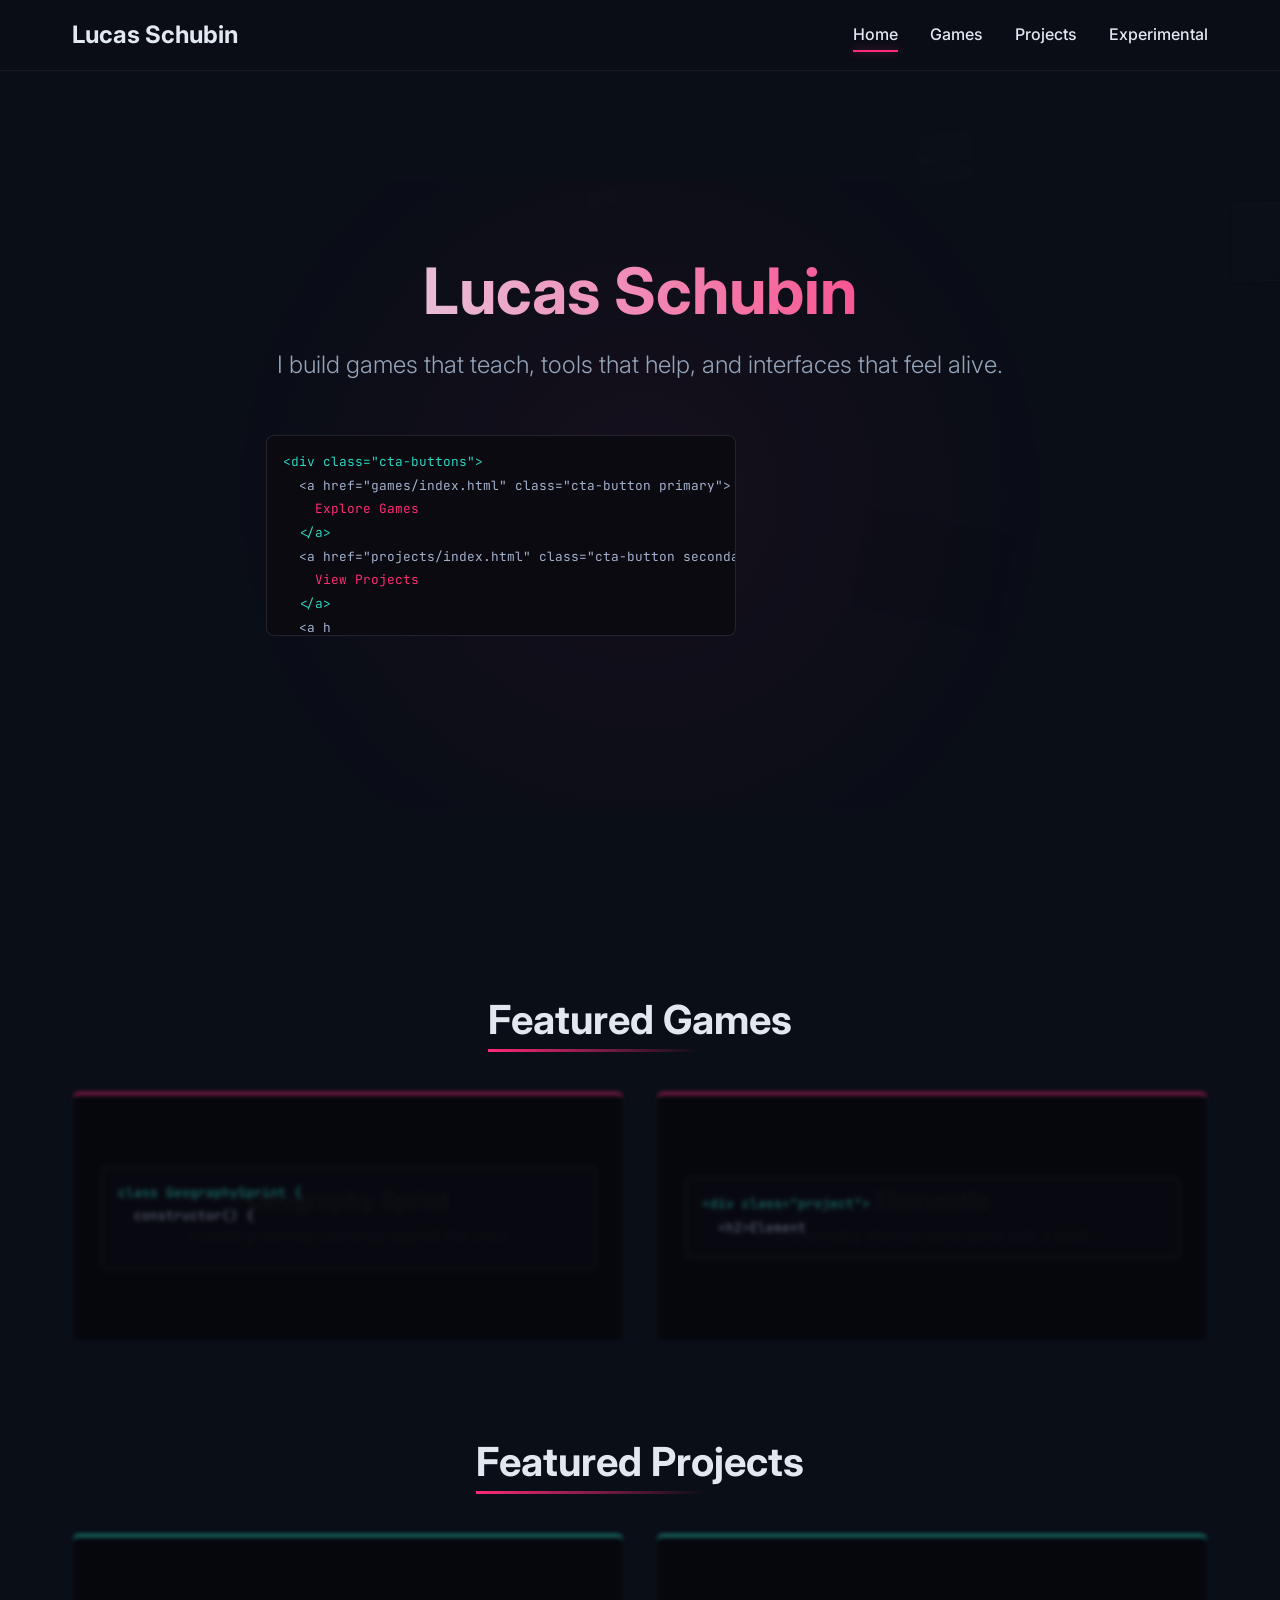
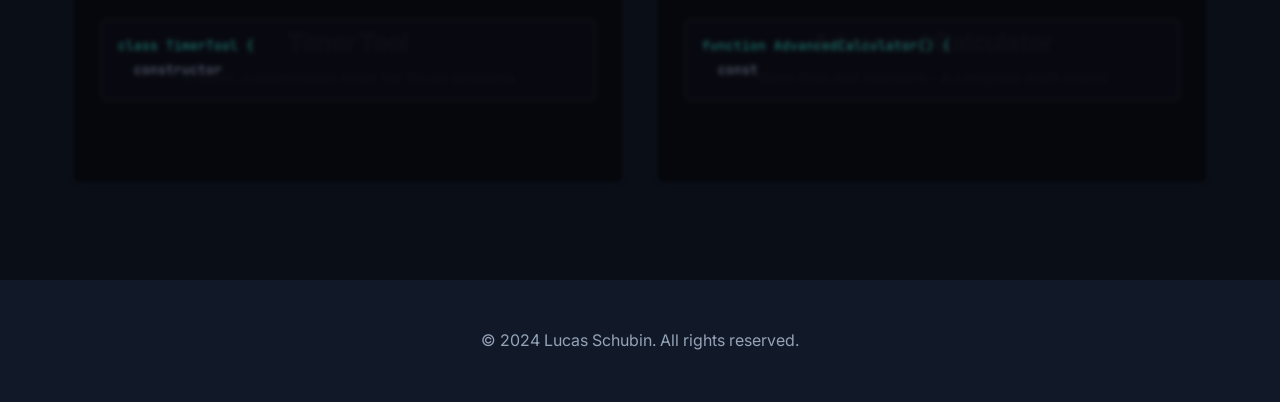
<file: public/index.html>
<!DOCTYPE html>
<html lang="en">
<head>
    <meta charset="UTF-8">
    <meta name="viewport" content="width=device-width, initial-scale=1.0">
    <title>Lucas Schubin | Portfolio</title>
    <link rel="stylesheet" href="style.css">
    <link rel="preconnect" href="https://fonts.googleapis.com">
    <link rel="preconnect" href="https://fonts.gstatic.com" crossorigin>
    <link href="https://fonts.googleapis.com/css2?family=Inter:wght@300;400;600;700&family=JetBrains+Mono:wght@400;700&display=swap" rel="stylesheet">
</head>
<body>
    <header class="nav-container">
        <nav class="main-nav">
            <div class="logo">
                <a href="index.html">Lucas Schubin</a>
            </div>
            <ul class="nav-links">
                <li><a href="index.html" class="active">Home</a></li>
                <li><a href="games/index.html">Games</a></li>
                <li><a href="projects/index.html">Projects</a></li>
                <li><a href="experimental-homepage/index.html" class="experimental-link">Experimental</a></li>
            </ul>
        </nav>
    </header>

    <main>
        <section class="hero-section">
            <div class="hero-content reveal-element">
                <h1>Lucas Schubin</h1>
                <p class="tagline">I build games that teach, tools that help, and interfaces that feel alive.</p>
                <div class="cta-buttons">
                    <a href="games/index.html" class="cta-button primary">Explore Games</a>
                    <a href="projects/index.html" class="cta-button secondary">View Projects</a>
                    <a href="experimental-homepage/index.html" class="cta-button experimental">Try Experimental UI</a>
                </div>
            </div>
        </section>

        <section class="featured-section reveal-element">
            <h2>Featured Games</h2>
            <div class="tiles-container">
                <a href="games/geography/" class="tile game-tile" data-title="Geography Sprint">
                    <div class="tile-content">
                        <h3>Geography Sprint</h3>
                        <p>A country-naming challenge against the clock</p>
                    </div>
                    <div class="code-reveal"></div>
                </a>
                <a href="games/elementle/" class="tile game-tile" data-title="Elementle">
                    <div class="tile-content">
                        <h3>Elementle</h3>
                        <p>A chemistry-themed word game with a twist</p>
                    </div>
                    <div class="code-reveal"></div>
                </a>
            </div>
        </section>

        <section class="featured-section reveal-element">
            <h2>Featured Projects</h2>
            <div class="tiles-container">
                <a href="projects/timer/" class="tile project-tile" data-title="Timer Tool">
                    <div class="tile-content">
                        <h3>Timer Tool</h3>
                        <p>A sleek, customizable timer for focus sessions</p>
                    </div>
                    <div class="code-reveal"></div>
                </a>
                <a href="projects/calculator/" class="tile project-tile" data-title="Advanced Calculator">
                    <div class="tile-content">
                        <h3>Advanced Calculator</h3>
                        <p>More than just numbers - a complete math toolkit</p>
                    </div>
                    <div class="code-reveal"></div>
                </a>
            </div>
        </section>
    </main>

    <footer class="reveal-element">
        <p>&copy; 2024 Lucas Schubin. All rights reserved.</p>
    </footer>

    <script src="scripts.js"></script>
</body>
</html>
</file>
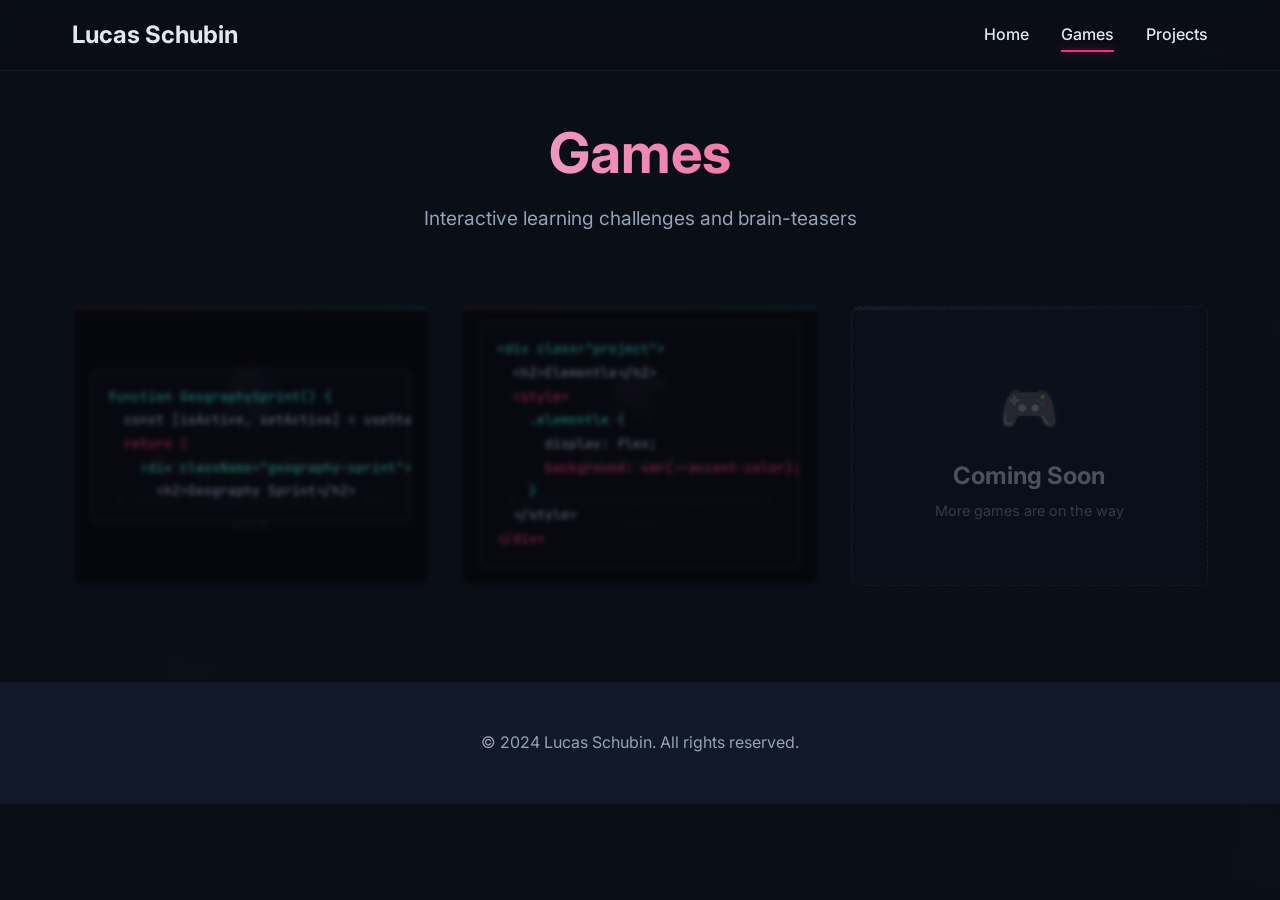
<file: public/games/index.html>
<!DOCTYPE html>
<html lang="en">
<head>
    <meta charset="UTF-8">
    <meta name="viewport" content="width=device-width, initial-scale=1.0">
    <title>Lucas Schubin | Games</title>
    <link rel="stylesheet" href="../style.css">
    <link rel="preconnect" href="https://fonts.googleapis.com">
    <link rel="preconnect" href="https://fonts.gstatic.com" crossorigin>
    <link href="https://fonts.googleapis.com/css2?family=Inter:wght@300;400;600;700&family=JetBrains+Mono:wght@400;700&display=swap" rel="stylesheet">
</head>
<body>
    <header class="nav-container">
        <nav class="main-nav">
            <div class="logo">
                <a href="../index.html">Lucas Schubin</a>
            </div>
            <ul class="nav-links">
                <li><a href="../index.html">Home</a></li>
                <li><a href="index.html" class="active">Games</a></li>
                <li><a href="../projects/index.html">Projects</a></li>
            </ul>
        </nav>
    </header>

    <main>
        <section class="games-gallery-section">
            <div class="section-header reveal-element">
                <h1>Games</h1>
                <p class="section-description">Interactive learning challenges and brain-teasers</p>
            </div>

            <div class="gallery-container reveal-element">
                <div class="gallery-grid">
                    <a href="geography/" class="gallery-item">
                        <div class="gallery-item-content">
                            <div class="gallery-icon">🌎</div>
                            <h3>Geography Sprint</h3>
                            <p>A country-naming challenge against the clock</p>
                        </div>
                    </a>
                    <a href="elementle/" class="gallery-item">
                        <div class="gallery-item-content">
                            <div class="gallery-icon">⚗️</div>
                            <h3>Elementle</h3>
                            <p>A chemistry-themed word game with a twist</p>
                        </div>
                    </a>
                    <!-- Placeholder for future games -->
                    <div class="gallery-item coming-soon">
                        <div class="gallery-item-content">
                            <div class="gallery-icon">🎮</div>
                            <h3>Coming Soon</h3>
                            <p>More games are on the way</p>
                        </div>
                    </div>
                </div>
            </div>
        </section>
    </main>

    <footer class="reveal-element">
        <p>&copy; 2024 Lucas Schubin. All rights reserved.</p>
    </footer>

    <script src="../scripts.js"></script>
</body>
</html>
</file>
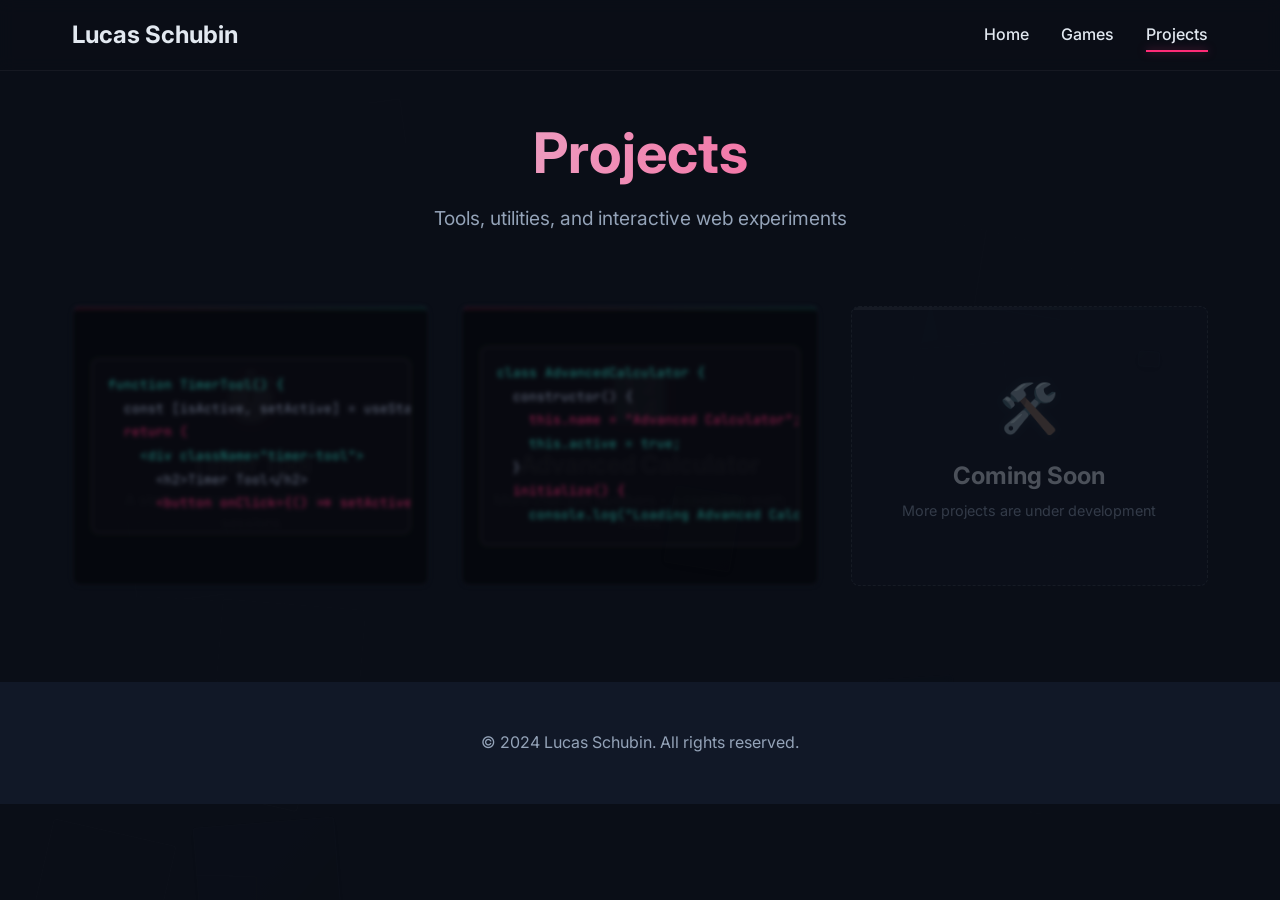
<file: public/projects/index.html>
<!DOCTYPE html>
<html lang="en">
<head>
    <meta charset="UTF-8">
    <meta name="viewport" content="width=device-width, initial-scale=1.0">
    <title>Lucas Schubin | Projects</title>
    <link rel="stylesheet" href="../style.css">
    <link rel="preconnect" href="https://fonts.googleapis.com">
    <link rel="preconnect" href="https://fonts.gstatic.com" crossorigin>
    <link href="https://fonts.googleapis.com/css2?family=Inter:wght@300;400;600;700&family=JetBrains+Mono:wght@400;700&display=swap" rel="stylesheet">
</head>
<body>
    <header class="nav-container">
        <nav class="main-nav">
            <div class="logo">
                <a href="../index.html">Lucas Schubin</a>
            </div>
            <ul class="nav-links">
                <li><a href="../index.html">Home</a></li>
                <li><a href="../games/index.html">Games</a></li>
                <li><a href="index.html" class="active">Projects</a></li>
            </ul>
        </nav>
    </header>

    <main>
        <section class="projects-gallery-section">
            <div class="section-header reveal-element">
                <h1>Projects</h1>
                <p class="section-description">Tools, utilities, and interactive web experiments</p>
            </div>

            <div class="gallery-container reveal-element">
                <div class="gallery-grid">
                    <a href="timer/" class="gallery-item">
                        <div class="gallery-item-content">
                            <div class="gallery-icon">⏱️</div>
                            <h3>Timer Tool</h3>
                            <p>A sleek, customizable timer for focus sessions</p>
                        </div>
                    </a>
                    <a href="calculator/" class="gallery-item">
                        <div class="gallery-item-content">
                            <div class="gallery-icon">🔢</div>
                            <h3>Advanced Calculator</h3>
                            <p>More than just numbers - a complete math toolkit</p>
                        </div>
                    </a>
                    <!-- Placeholder for future projects -->
                    <div class="gallery-item coming-soon">
                        <div class="gallery-item-content">
                            <div class="gallery-icon">🛠️</div>
                            <h3>Coming Soon</h3>
                            <p>More projects are under development</p>
                        </div>
                    </div>
                </div>
            </div>
        </section>
    </main>

    <footer class="reveal-element">
        <p>&copy; 2024 Lucas Schubin. All rights reserved.</p>
    </footer>

    <script src="../scripts.js"></script>
</body>
</html>
</file>
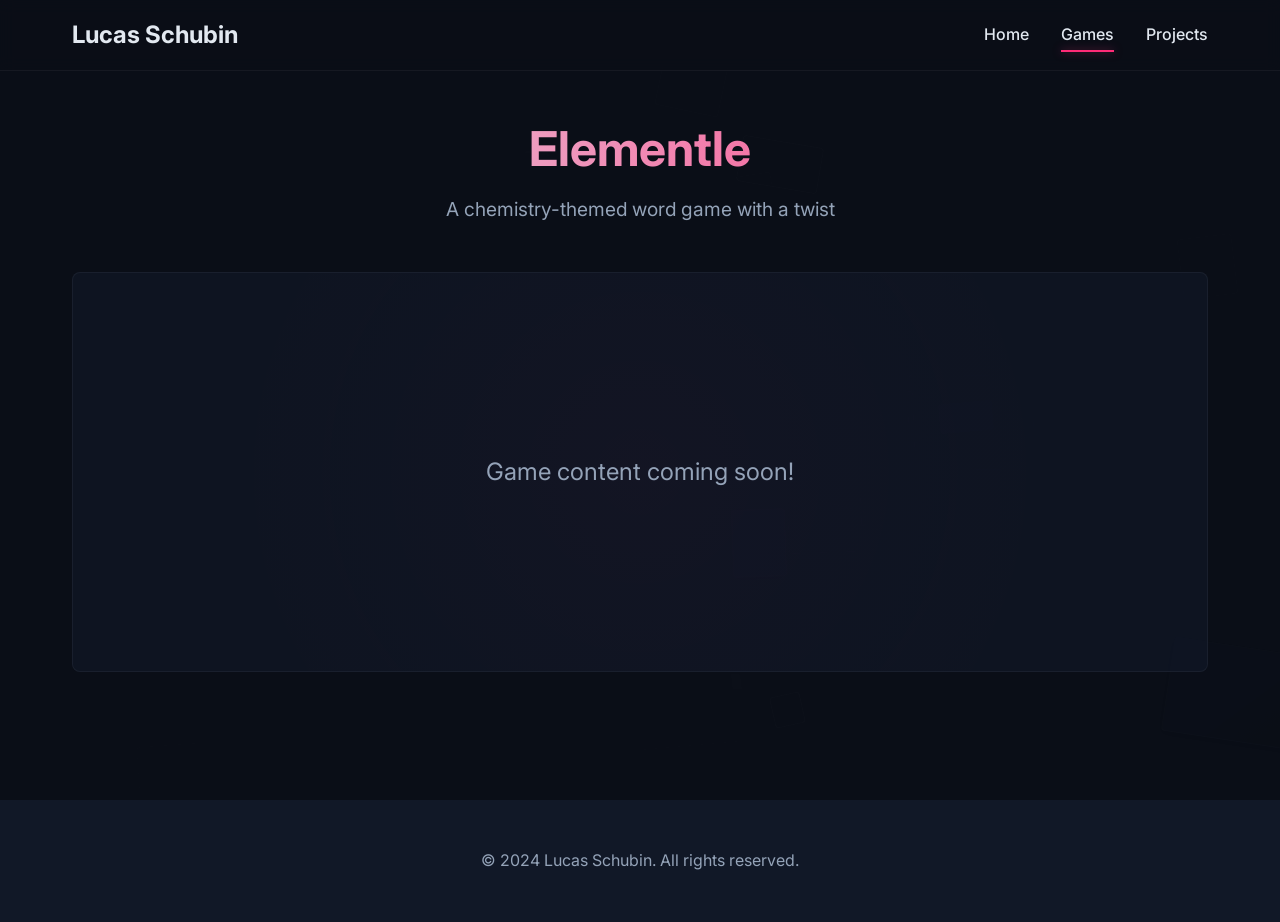
<file: public/games/elementle/index.html>
<!DOCTYPE html>
<html lang="en">
<head>
    <meta charset="UTF-8">
    <meta name="viewport" content="width=device-width, initial-scale=1.0">
    <title>Elementle | Lucas Schubin</title>
    <link rel="stylesheet" href="../../style.css">
    <link rel="preconnect" href="https://fonts.googleapis.com">
    <link rel="preconnect" href="https://fonts.gstatic.com" crossorigin>
    <link href="https://fonts.googleapis.com/css2?family=Inter:wght@300;400;600;700&family=JetBrains+Mono:wght@400;700&display=swap" rel="stylesheet">
    <link rel="stylesheet" href="elementleGame.css">
</head>
<body>
    <header class="nav-container">
        <nav class="main-nav">
            <div class="logo">
                <a href="../../index.html">Lucas Schubin</a>
            </div>
            <ul class="nav-links">
                <li><a href="../../index.html">Home</a></li>
                <li><a href="../index.html" class="active">Games</a></li>
                <li><a href="../../projects/index.html">Projects</a></li>
            </ul>
        </nav>
    </header>

    <main class="game-container">
        <div class="game-header reveal-element">
            <h1>Elementle</h1>
            <p>A chemistry-themed word game with a twist</p>
        </div>
        
        <div class="game-content reveal-element">
            <p class="game-placeholder">Game content coming soon!</p>
        </div>
    </main>

    <footer class="reveal-element">
        <p>&copy; 2024 Lucas Schubin. All rights reserved.</p>
    </footer>
    
    <script src="../../scripts.js"></script>
    <script src="elementleGame.js"></script>
</body>
</html>
</file>
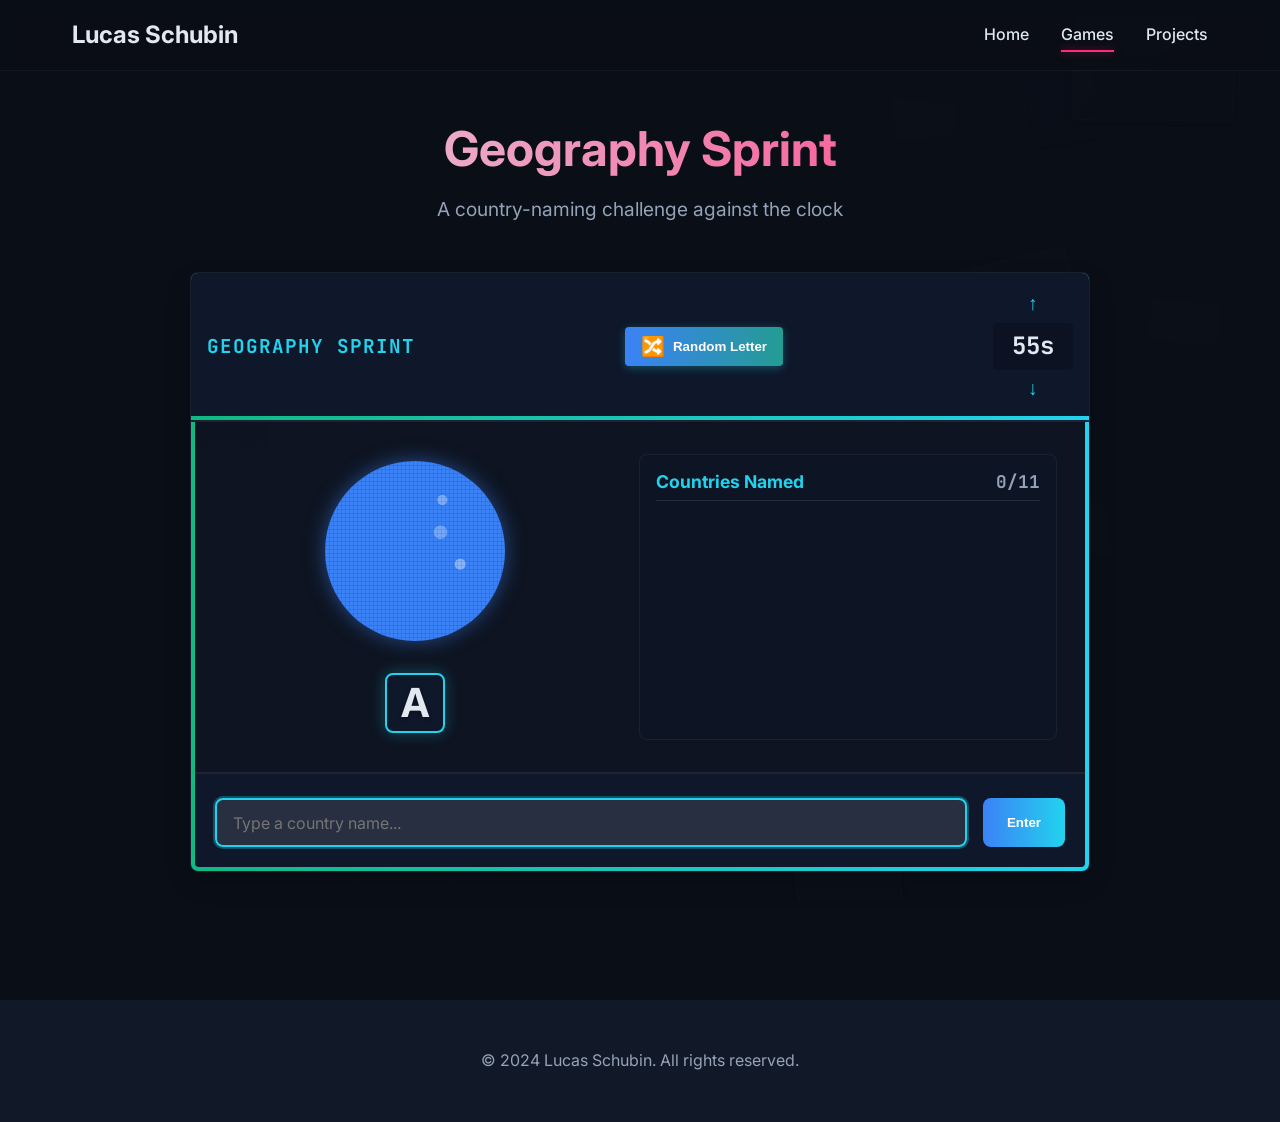
<file: public/games/geography/index.html>
<!DOCTYPE html>
<html lang="en">
<head>
    <meta charset="UTF-8">
    <meta name="viewport" content="width=device-width, initial-scale=1.0">
    <title>Geography Sprint | Lucas Schubin</title>
    <link rel="stylesheet" href="../../style.css">
    <link rel="preconnect" href="https://fonts.googleapis.com">
    <link rel="preconnect" href="https://fonts.gstatic.com" crossorigin>
    <link href="https://fonts.googleapis.com/css2?family=Inter:wght@300;400;600;700&family=JetBrains+Mono:wght@400;700&display=swap" rel="stylesheet">
    <link rel="stylesheet" href="geographyGame.css">
</head>
<body>
    <header class="nav-container">
        <nav class="main-nav">
            <div class="logo">
                <a href="../../index.html">Lucas Schubin</a>
            </div>
            <ul class="nav-links">
                <li><a href="../../index.html">Home</a></li>
                <li><a href="../index.html" class="active">Games</a></li>
                <li><a href="../../projects/index.html">Projects</a></li>
            </ul>
        </nav>
    </header>

    <main class="game-container">
        <div class="game-header reveal-element">
            <h1>Geography Sprint</h1>
            <p>A country-naming challenge against the clock</p>
        </div>
        
        <div class="geo-game-container reveal-element">
            <div class="timer-ring">
                <div class="timer-ring-fill"></div>
            </div>
            
            <div class="geo-game-header">
                <div class="game-title">Geography Sprint</div>
                <div class="letter-controls">
                    <button id="random-letter-btn" class="random-letter-button">
                        <span>🔀</span> Random Letter
                    </button>
                </div>
                <div class="timer-settings">
                    <button class="timer-button increase-time">↑</button>
                    <div class="timer-display">
                        <span id="timer-value">60</span>s
                    </div>
                    <button class="timer-button decrease-time">↓</button>
                </div>
                <div id="timer-progress" class="timer-progress">
                    <div class="timer-progress-bar"></div>
                </div>
            </div>
            
            <div class="geo-game-content">
                <div class="earth-container">
                    <div class="earth-graphic">
                        <!-- Pixel-style Earth graphic -->
                        <div class="earth-pixel"></div>
                    </div>
                    <div class="current-letter-display">
                        <span id="current-letter">A</span>
                    </div>
                </div>
                
                <div class="countries-list">
                    <h3>Countries Named <span id="countries-counter">0/0</span></h3>
                    <ul id="named-countries"></ul>
                </div>
            </div>
            
            <div class="geo-game-input">
                <form id="country-form">
                    <input type="text" id="country-input" placeholder="Type a country name...">
                    <button type="submit" id="submit-button">Enter</button>
                </form>
            </div>
            
            <div id="game-results" class="game-results">
                <h2>Game Over!</h2>
                <p id="results-message"></p>
                <div id="missed-countries"></div>
                <button id="play-again-button">Play Again</button>
            </div>
        </div>
        
        <div id="country-hints" class="country-hints"></div>
    </main>

    <footer class="reveal-element">
        <p>&copy; 2024 Lucas Schubin. All rights reserved.</p>
    </footer>
    
    <script src="../../scripts.js"></script>
    <script type="module" src="geographyGame.js"></script>
</body>
</html>
</file>
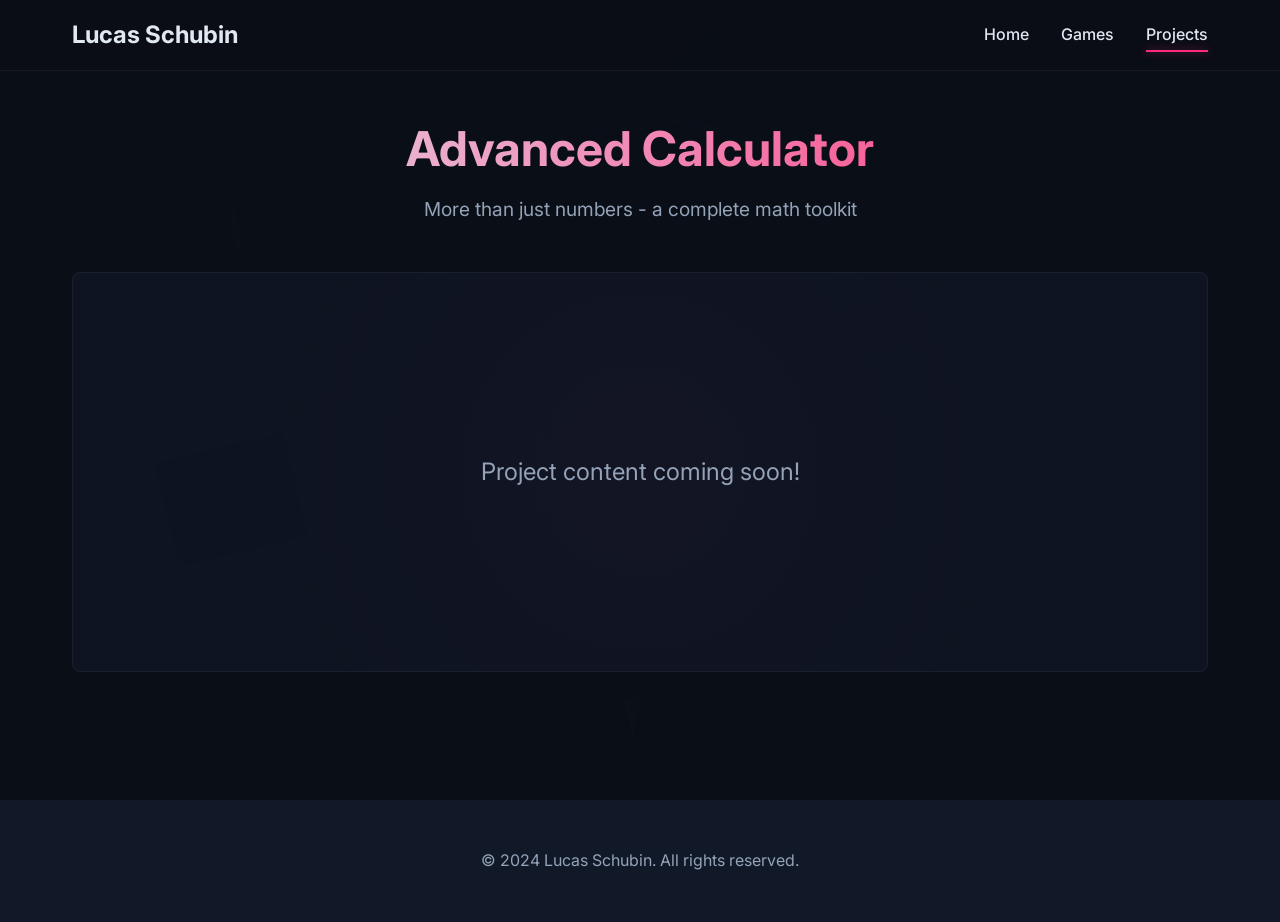
<file: public/projects/calculator/index.html>
<!DOCTYPE html>
<html lang="en">
<head>
    <meta charset="UTF-8">
    <meta name="viewport" content="width=device-width, initial-scale=1.0">
    <title>Advanced Calculator | Lucas Schubin</title>
    <link rel="stylesheet" href="../../style.css">
    <link rel="preconnect" href="https://fonts.googleapis.com">
    <link rel="preconnect" href="https://fonts.gstatic.com" crossorigin>
    <link href="https://fonts.googleapis.com/css2?family=Inter:wght@300;400;600;700&family=JetBrains+Mono:wght@400;700&display=swap" rel="stylesheet">
    <link rel="stylesheet" href="calculatorTool.css">
</head>
<body>
    <header class="nav-container">
        <nav class="main-nav">
            <div class="logo">
                <a href="../../index.html">Lucas Schubin</a>
            </div>
            <ul class="nav-links">
                <li><a href="../../index.html">Home</a></li>
                <li><a href="../../games/index.html">Games</a></li>
                <li><a href="../index.html" class="active">Projects</a></li>
            </ul>
        </nav>
    </header>

    <main class="project-container">
        <div class="project-header reveal-element">
            <h1>Advanced Calculator</h1>
            <p>More than just numbers - a complete math toolkit</p>
        </div>
        
        <div class="project-content reveal-element">
            <p class="project-placeholder">Project content coming soon!</p>
        </div>
    </main>

    <footer class="reveal-element">
        <p>&copy; 2024 Lucas Schubin. All rights reserved.</p>
    </footer>
    
    <script src="../../scripts.js"></script>
    <script src="calculatorTool.js"></script>
</body>
</html>
</file>
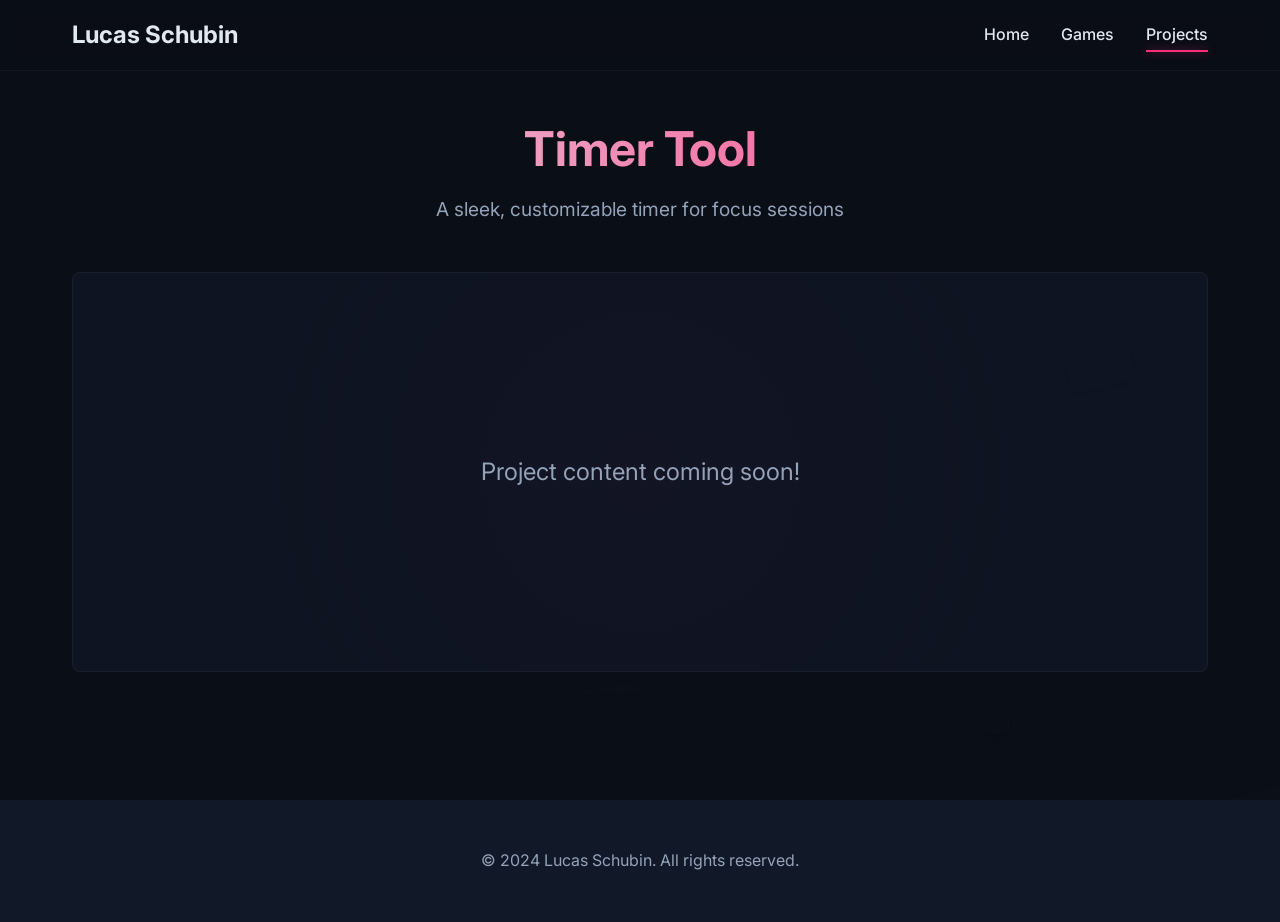
<file: public/projects/timer/index.html>
<!DOCTYPE html>
<html lang="en">
<head>
    <meta charset="UTF-8">
    <meta name="viewport" content="width=device-width, initial-scale=1.0">
    <title>Timer Tool | Lucas Schubin</title>
    <link rel="stylesheet" href="../../style.css">
    <link rel="preconnect" href="https://fonts.googleapis.com">
    <link rel="preconnect" href="https://fonts.gstatic.com" crossorigin>
    <link href="https://fonts.googleapis.com/css2?family=Inter:wght@300;400;600;700&family=JetBrains+Mono:wght@400;700&display=swap" rel="stylesheet">
    <link rel="stylesheet" href="timerTool.css">
</head>
<body>
    <header class="nav-container">
        <nav class="main-nav">
            <div class="logo">
                <a href="../../index.html">Lucas Schubin</a>
            </div>
            <ul class="nav-links">
                <li><a href="../../index.html">Home</a></li>
                <li><a href="../../games/index.html">Games</a></li>
                <li><a href="../index.html" class="active">Projects</a></li>
            </ul>
        </nav>
    </header>

    <main class="project-container">
        <div class="project-header reveal-element">
            <h1>Timer Tool</h1>
            <p>A sleek, customizable timer for focus sessions</p>
        </div>
        
        <div class="project-content reveal-element">
            <p class="project-placeholder">Project content coming soon!</p>
        </div>
    </main>

    <footer class="reveal-element">
        <p>&copy; 2024 Lucas Schubin. All rights reserved.</p>
    </footer>
    
    <script src="../../scripts.js"></script>
    <script src="timerTool.js"></script>
</body>
</html>
</file>
<file: public/style.css>
:root {
    --bg-color: #0a0e17;
    --bg-color-alt: #111827;
    --text-color: #e2e8f0;
    --text-muted: #94a3b8;
    --accent-color: #ff2b77;
    --accent-glow: rgba(255, 43, 119, 0.5);
    --accent-secondary: #2dd4bf;
    --nav-bg: rgba(10, 14, 23, 0.8);
    --border-radius: 8px;
    --card-bg: rgba(17, 24, 39, 0.7);
    --card-hover: rgba(30, 41, 59, 0.8);
    --transition-speed: 0.3s;
}

* {
    margin: 0;
    padding: 0;
    box-sizing: border-box;
}

body {
    font-family: 'Inter', sans-serif;
    background-color: var(--bg-color);
    color: var(--text-color);
    line-height: 1.6;
    overflow-x: hidden;
    position: relative;
    min-height: 100vh;
}

h1, h2, h3 {
    font-weight: 700;
    line-height: 1.2;
}

a {
    text-decoration: none;
    color: inherit;
    transition: color var(--transition-speed) ease;
}

/* Background Animation */
.background-animation {
    position: fixed;
    top: 0;
    left: 0;
    width: 100%;
    height: 100%;
    z-index: 0;
    pointer-events: none;
    overflow: hidden;
}

.bg-cell {
    position: absolute;
    border-radius: 4px;
    background-color: rgba(255, 255, 255, 0.05);
    border: 1px solid rgba(255, 255, 255, 0.03);
    transition: transform 0.8s cubic-bezier(0.25, 0.8, 0.25, 1), 
                opacity 0.8s cubic-bezier(0.25, 0.8, 0.25, 1);
}

.bg-cell.interactive {
    pointer-events: auto;
    cursor: pointer;
    border-color: rgba(255, 255, 255, 0.1);
}

.bg-cell.panel-3d {
    background: linear-gradient(135deg, 
                rgba(40, 45, 60, 0.6), 
                rgba(20, 25, 35, 0.8));
    box-shadow: 0 2px 10px rgba(0, 0, 0, 0.2);
    transform-style: preserve-3d;
    transition: transform 0.3s ease, box-shadow 0.3s ease;
}

.bg-cell.panel-3d:hover {
    box-shadow: 0 5px 15px rgba(0, 0, 0, 0.3);
}

.cell-glow {
    position: absolute;
    top: 0;
    left: 0;
    width: 100%;
    height: 100%;
    border-radius: inherit;
    opacity: 0;
    transition: opacity 0.4s ease;
    filter: blur(8px);
    z-index: 1;
}

/* Make sure the main content appears above the background */
main, header, footer {
    position: relative;
    z-index: 1;
}

/* Navigation */
.nav-container {
    position: fixed;
    top: 0;
    left: 0;
    width: 100%;
    z-index: 100;
    background-color: var(--nav-bg);
    backdrop-filter: blur(8px);
    border-bottom: 1px solid rgba(255, 255, 255, 0.05);
}

.main-nav {
    display: flex;
    justify-content: space-between;
    align-items: center;
    max-width: 1200px;
    margin: 0 auto;
    padding: 1rem 2rem;
}

.logo a {
    font-size: 1.5rem;
    font-weight: 700;
    color: var(--text-color);
    position: relative;
}

.logo a::after {
    content: '';
    position: absolute;
    width: 0;
    height: 2px;
    bottom: -4px;
    left: 0;
    background-color: var(--accent-color);
    box-shadow: 0 0 8px var(--accent-glow);
    transition: width var(--transition-speed) ease;
}

.logo a:hover::after {
    width: 100%;
}

.nav-links {
    display: flex;
    list-style: none;
    gap: 2rem;
}

.nav-links a {
    position: relative;
    padding-bottom: 4px;
    font-weight: 500;
}

.nav-links a::after {
    content: '';
    position: absolute;
    width: 0;
    height: 2px;
    bottom: -4px;
    left: 0;
    background-color: var(--accent-color);
    box-shadow: 0 0 8px var(--accent-glow);
    transition: width var(--transition-speed) ease;
}

.nav-links a:hover::after,
.nav-links a.active::after {
    width: 100%;
}

/* Hero Section */
.hero-section {
    height: 100vh;
    display: flex;
    align-items: center;
    justify-content: center;
    padding: 0 2rem;
    text-align: center;
    position: relative;
    overflow: hidden;
}

.hero-section::before {
    content: '';
    position: absolute;
    top: 20%;
    left: -10%;
    width: 120%;
    height: 70%;
    background: radial-gradient(circle at center, var(--accent-glow) 0%, transparent 50%);
    opacity: 0.1;
    z-index: -1;
}

.hero-content {
    max-width: 800px;
}

.hero-content h1 {
    font-size: 4rem;
    margin-bottom: 1rem;
    background: linear-gradient(to right, var(--text-color), var(--accent-color));
    -webkit-background-clip: text;
    background-clip: text;
    color: transparent;
}

.tagline {
    font-size: 1.5rem;
    margin-bottom: 2.5rem;
    color: var(--text-muted);
    font-weight: 300;
}

.cta-buttons {
    display: flex;
    gap: 1.5rem;
    justify-content: center;
}

/* CTA Button Typing Effect */
.cta-typing-container {
    max-width: 600px;
    width: 100%;
    min-height: 200px;
    margin: 0 auto;
    display: flex;
    align-items: center;
    justify-content: center;
}

.cta-button {
    display: inline-block;
    padding: 0.8rem 1.8rem;
    border-radius: var(--border-radius);
    font-weight: 600;
    letter-spacing: 0.5px;
    border: 2px solid transparent;
    position: relative;
    overflow: hidden;
    z-index: 1;
    transition: all var(--transition-speed) ease, 
                opacity 0.5s ease, 
                visibility 0.5s ease;
    opacity: 0;
    visibility: hidden;
}

.cta-button::before {
    content: '';
    position: absolute;
    top: 0;
    left: 0;
    width: 100%;
    height: 100%;
    background: linear-gradient(45deg, var(--accent-color), var(--accent-secondary));
    z-index: -1;
    transition: all var(--transition-speed) ease;
}

.cta-button.primary {
    color: white;
}

.cta-button.secondary {
    background: transparent;
    border: 2px solid var(--accent-color);
    color: var(--accent-color);
}

.cta-button.secondary::before {
    opacity: 0;
}

.cta-button:hover {
    transform: translateY(-3px);
    box-shadow: 0 6px 15px rgba(0, 0, 0, 0.3);
}

.cta-button.primary:hover::before {
    filter: brightness(1.2);
}

.cta-button.secondary:hover {
    border-color: var(--accent-secondary);
    color: var(--accent-secondary);
}

/* Featured Sections */
.featured-section {
    max-width: 1200px;
    margin: 6rem auto;
    padding: 0 2rem;
}

.featured-section h2 {
    font-size: 2.5rem;
    margin-bottom: 2.5rem;
    text-align: center;
    position: relative;
    display: inline-block;
    padding-bottom: 0.5rem;
    left: 50%;
    transform: translateX(-50%);
}

.featured-section h2::after {
    content: '';
    position: absolute;
    bottom: 0;
    left: 0;
    width: 70%;
    height: 3px;
    background: linear-gradient(to right, var(--accent-color), transparent);
}

.tiles-container {
    display: grid;
    grid-template-columns: repeat(auto-fit, minmax(300px, 1fr));
    gap: 2rem;
}

.tile {
    display: flex;
    flex-direction: column;
    align-items: center;
    justify-content: center;
    background: var(--card-bg);
    border-radius: var(--border-radius);
    padding: 2rem;
    height: 250px;
    position: relative;
    overflow: hidden;
    border: 1px solid rgba(255, 255, 255, 0.05);
    transition: all var(--transition-speed) ease, 
                opacity 0.5s ease,
                filter 0.5s ease;
    /* Start with lower opacity for fade-in effect */
    opacity: 0.6;
    filter: blur(0px);
}

.tile.visible {
    opacity: 1;
    filter: blur(0px);
}

.tile::before {
    content: '';
    position: absolute;
    top: 0;
    left: 0;
    width: 100%;
    height: 100%;
    background: linear-gradient(135deg, var(--accent-glow), transparent);
    opacity: 0;
    transition: opacity var(--transition-speed) ease;
}

.tile:hover {
    transform: translateY(-5px) scale(1.02);
    background: var(--card-hover);
    box-shadow: 0 10px 20px rgba(0, 0, 0, 0.2), 
                0 0 15px var(--accent-glow);
}

.tile:hover::before {
    opacity: 0.1;
}

.tile-content {
    z-index: 2;
    text-align: center;
}

.tile h3 {
    font-size: 1.5rem;
    margin-bottom: 0.5rem;
}

.tile p {
    color: var(--text-muted);
    font-size: 0.95rem;
}

.game-tile {
    border-top: 3px solid var(--accent-color);
}

.project-tile {
    border-top: 3px solid var(--accent-secondary);
}

.code-reveal {
    position: absolute;
    top: 0;
    left: 0;
    width: 100%;
    height: 100%;
    background-color: rgba(0, 0, 0, 0.8);
    display: flex;
    align-items: center;
    justify-content: center;
    opacity: 0;
    z-index: -1;
    transition: opacity 0.3s ease, z-index 0s 0.3s;
}

/* Code Container Styles */
.code-container {
    font-family: 'JetBrains Mono', monospace;
    color: #a3acb9;
    font-size: 0.8rem;
    text-align: left;
    width: 90%;
    max-height: 90%;
    overflow: hidden;
    padding: 1rem;
    background-color: rgba(10, 10, 15, 0.8);
    border-radius: var(--border-radius);
    border: 1px solid rgba(255, 255, 255, 0.1);
}

.code-line {
    margin-bottom: 0.2rem;
    white-space: pre;
}

/* Add syntax highlighting colors for better readability */
.code-line {
    color: #a4b1cd; /* Default color */
}

.code-line:nth-child(3n) {
    color: var(--accent-color);
}

.code-line:nth-child(3n+1) {
    color: var(--accent-secondary);
}

/* Gallery Pages Styles */
.section-header {
    text-align: center;
    padding: 120px 2rem 40px;
}

.section-header h1 {
    font-size: 3.5rem;
    margin-bottom: 1rem;
    background: linear-gradient(to right, var(--text-color), var(--accent-color));
    -webkit-background-clip: text;
    background-clip: text;
    color: transparent;
}

.section-description {
    font-size: 1.2rem;
    color: var(--text-muted);
    max-width: 600px;
    margin: 0 auto;
}

.gallery-container {
    max-width: 1200px;
    margin: 2rem auto 6rem;
    padding: 0 2rem;
}

.gallery-grid {
    display: grid;
    grid-template-columns: repeat(auto-fill, minmax(280px, 1fr));
    gap: 2rem;
}

.gallery-item {
    background: var(--card-bg);
    border-radius: var(--border-radius);
    overflow: hidden;
    transition: all var(--transition-speed) ease,
                opacity 0.5s ease,
                filter 0.5s ease;
    height: 280px;
    border: 1px solid rgba(255, 255, 255, 0.05);
    display: flex;
    flex-direction: column;
    justify-content: center;
    text-align: center;
    position: relative;
    /* Start with lower opacity for fade-in effect */
    opacity: 0.6;
    filter: blur(0px);
}

.gallery-item.visible {
    opacity: 1;
    filter: blur(0px);
}

.gallery-item:hover {
    transform: translateY(-5px);
    box-shadow: 0 15px 30px rgba(0, 0, 0, 0.3), 
                0 0 15px var(--accent-glow);
    background: var(--card-hover);
}

.gallery-item::before {
    content: '';
    position: absolute;
    top: 0;
    width: 100%;
    height: 3px;
    background: linear-gradient(to right, var(--accent-color), var(--accent-secondary));
}

.gallery-item-content {
    padding: 2rem;
}

.gallery-icon {
    font-size: 3rem;
    margin-bottom: 1rem;
    filter: drop-shadow(0 0 8px var(--accent-glow));
}

.gallery-item h3 {
    margin-bottom: 0.5rem;
    font-size: 1.5rem;
}

.gallery-item p {
    color: var(--text-muted);
    font-size: 0.9rem;
}

.coming-soon {
    border: 1px dashed rgba(255, 255, 255, 0.1);
    background-color: rgba(17, 24, 39, 0.4);
    cursor: default;
    opacity: 0.5;
}

.coming-soon:hover {
    transform: none;
    box-shadow: none;
    background-color: rgba(17, 24, 39, 0.4);
}

.coming-soon::before {
    background: linear-gradient(to right, rgba(255, 255, 255, 0.1), transparent);
}

.coming-soon .gallery-icon {
    opacity: 0.6;
    filter: grayscale(0.5) drop-shadow(0 0 5px rgba(255, 255, 255, 0.1));
}

.coming-soon h3,
.coming-soon p {
    opacity: 0.6;
}

/* Game and Project Pages */
.game-container,
.project-container {
    max-width: 1200px;
    margin: 0 auto;
    padding: 120px 2rem 4rem;
}

.game-header,
.project-header {
    text-align: center;
    margin-bottom: 3rem;
}

.game-header h1,
.project-header h1 {
    font-size: 3rem;
    margin-bottom: 1rem;
    background: linear-gradient(to right, var(--text-color), var(--accent-color));
    -webkit-background-clip: text;
    background-clip: text;
    color: transparent;
}

.game-header p,
.project-header p {
    font-size: 1.2rem;
    color: var(--text-muted);
}

.game-content,
.project-content {
    background: var(--card-bg);
    border-radius: var(--border-radius);
    padding: 3rem;
    min-height: 400px;
    display: flex;
    align-items: center;
    justify-content: center;
    border: 1px solid rgba(255, 255, 255, 0.05);
    position: relative;
    overflow: hidden;
}

.game-content::before,
.project-content::before {
    content: '';
    position: absolute;
    top: 0;
    left: 0;
    width: 100%;
    height: 100%;
    background: radial-gradient(circle at center, var(--accent-glow) 0%, transparent 70%);
    opacity: 0.05;
    z-index: 0;
}

.game-placeholder,
.project-placeholder {
    font-size: 1.5rem;
    color: var(--text-muted);
    position: relative;
    z-index: 1;
}

/* Footer */
footer {
    text-align: center;
    padding: 3rem;
    color: var(--text-muted);
    background-color: var(--bg-color-alt);
    margin-top: 4rem;
}

/* Animation Classes */
.reveal-element {
    opacity: 0;
    transform: translateY(20px);
    transition: opacity 0.6s ease, transform 0.6s ease;
}

.reveal-element.active {
    opacity: 1;
    transform: translateY(0);
}

.typed-text {
    display: inline-block;
    position: relative;
}

.typed-text::after {
    content: '|';
    position: absolute;
    right: -4px;
    animation: blink 0.7s infinite;
}

@keyframes blink {
    0%, 100% { opacity: 1; }
    50% { opacity: 0; }
}

/* Enhanced glow effects */
@keyframes glow-pulse {
    0% { box-shadow: 0 0 5px var(--accent-glow); }
    50% { box-shadow: 0 0 15px var(--accent-glow), 0 0 30px var(--accent-glow); }
    100% { box-shadow: 0 0 5px var(--accent-glow); }
}

/* Experimental link and button styles */
.experimental-link {
    position: relative;
    overflow: hidden;
}

.experimental-link::after {
    content: '';
    position: absolute;
    bottom: -2px;
    left: 0;
    width: 100%;
    height: 2px;
    background: linear-gradient(90deg, #6b46c1, #3182ce);
    transform: translateX(-100%);
    transition: transform 0.3s ease;
}

.experimental-link:hover::after {
    transform: translateX(0);
}

.cta-button.experimental {
    background: linear-gradient(135deg, #6b46c1, #3182ce);
    color: white;
    border: none;
    transition: all 0.3s ease;
}

.cta-button.experimental:hover {
    box-shadow: 0 6px 12px rgba(107, 70, 193, 0.3);
    transform: translateY(-3px);
}

/* Responsive Styles */
@media (max-width: 768px) {
    .main-nav {
        padding: 1rem;
    }
    
    .nav-links {
        gap: 1rem;
    }
    
    .hero-content h1 {
        font-size: 2.5rem;
    }
    
    .tagline {
        font-size: 1.1rem;
    }
    
    .cta-buttons {
        flex-direction: column;
        gap: 1rem;
    }
    
    .featured-section h2 {
        font-size: 2rem;
    }
    
    .tiles-container {
        grid-template-columns: 1fr;
    }
    
    .section-header h1 {
        font-size: 2.5rem;
    }
    
    .section-description {
        font-size: 1rem;
    }
    
    .gallery-grid {
        grid-template-columns: 1fr;
    }
    
    .game-header h1,
    .project-header h1 {
        font-size: 2.5rem;
    }
    
    .game-content,
    .project-content {
        padding: 2rem;
    }

    /* Reduce number of background cells on mobile */
    .bg-cell:nth-child(odd) {
        display: none;
    }
}

@media (max-width: 480px) {
    .main-nav {
        flex-direction: column;
        gap: 1rem;
    }
    
    .nav-links {
        justify-content: center;
        width: 100%;
    }
    
    .hero-content h1 {
        font-size: 2rem;
    }
    
    .tile {
        padding: 1.5rem;
    }
    
    .gallery-item {
        height: 240px;
    }
    
    .game-content,
    .project-content {
        padding: 1.5rem;
    }
    
    .game-placeholder,
    .project-placeholder {
        font-size: 1.2rem;
    }

    /* Further reduce background cells on small mobile */
    .bg-cell:nth-child(3n) {
        display: none;
    }
}
</file>
<file: public/games/elementle/elementleGame.css>
/**
 * Elementle Game Styles
 */

/* Game-specific styles will be added here */
</file>
<file: public/games/geography/geographyGame.css>
/**
 * Geography Sprint Game Styles
 */

/* Game-specific variables */
:root {
    --geo-primary: #3b82f6;
    --geo-secondary: #22d3ee;
    --geo-accent: #10b981;
    --geo-dark: #0f172a;
    --geo-light: #e2e8f0;
    --geo-error: #ef4444;
    --geo-success: #22c55e;
    --geo-warning: #f59e0b;
    --pixel-size: 4px;
    --timer-ring-size: 8px;
}

/* Main game container */
.geo-game-container {
    background-color: var(--card-bg);
    border-radius: var(--border-radius);
    border: 1px solid rgba(255, 255, 255, 0.05);
    width: 100%;
    max-width: 900px;
    margin: 0 auto;
    overflow: hidden;
    box-shadow: 0 10px 25px rgba(0, 0, 0, 0.2);
    position: relative;
    transition: box-shadow 0.3s ease;
}

/* Error pulse effect for wrong answers */
.geo-game-container.error-pulse {
    box-shadow: 0 0 0 1px var(--geo-error), 0 0 15px rgba(239, 68, 68, 0.5);
    animation: errorPulse 0.8s ease-out;
}

@keyframes errorPulse {
    0% {
        box-shadow: 0 0 0 1px var(--geo-error), 0 0 5px rgba(239, 68, 68, 0.3);
    }
    50% {
        box-shadow: 0 0 0 1px var(--geo-error), 0 0 20px rgba(239, 68, 68, 0.6);
    }
    100% {
        box-shadow: 0 0 0 1px var(--geo-error), 0 0 5px rgba(239, 68, 68, 0.3);
    }
}

/* Time penalty particle animation */
.time-penalty {
    position: absolute;
    color: var(--geo-error);
    font-weight: 700;
    font-size: 1.2rem;
    animation: penaltyParticle 1.5s ease-out forwards;
    z-index: 10;
    pointer-events: none;
    font-family: 'JetBrains Mono', monospace;
    text-shadow: 0 0 8px rgba(239, 68, 68, 0.5);
}

@keyframes penaltyParticle {
    0% {
        opacity: 0;
        transform: scale(0.5) translateY(0);
    }
    20% {
        opacity: 1;
        transform: scale(1.2) translateY(0);
    }
    100% {
        opacity: 0;
        transform: scale(1) translateY(-30px);
    }
}

/* Timer penalty flash */
.timer-display.penalty-flash {
    animation: timerPenaltyFlash 0.8s ease-out;
}

@keyframes timerPenaltyFlash {
    0% {
        color: var(--text-color);
        text-shadow: none;
    }
    30% {
        color: var(--geo-error);
        text-shadow: 0 0 8px rgba(239, 68, 68, 0.7);
    }
    100% {
        color: var(--text-color);
        text-shadow: none;
    }
}

/* Timer ring around the game container */
.timer-ring {
    position: absolute;
    top: -4px;
    right: -4px;
    bottom: -4px;
    left: -4px;
    border-radius: calc(var(--border-radius) + 4px);
    overflow: hidden;
    pointer-events: none;
    z-index: 0;
}

.timer-ring-fill {
    position: absolute;
    top: 0;
    right: 0;
    bottom: 0;
    left: 0;
    background: linear-gradient(to right, var(--geo-primary), var(--geo-secondary));
    border-radius: calc(var(--border-radius) + 4px);
    mask: linear-gradient(#fff 0 0) content-box,
          linear-gradient(#fff 0 0);
    mask-composite: exclude;
    -webkit-mask-composite: source-out;
    padding: var(--timer-ring-size);
    transform-origin: center;
    transition: background 0.5s ease, padding 1s linear;
    animation: pulse 2s infinite alternate;
}

.timer-ring-fill.urgent {
    animation: urgentPulse 0.8s infinite alternate;
}

@keyframes urgentPulse {
    from {
        box-shadow: 0 0 8px rgba(239, 68, 68, 0.5);
        opacity: 0.8;
    }
    to {
        box-shadow: 0 0 20px rgba(239, 68, 68, 0.8);
        opacity: 1;
    }
}

@keyframes pulse {
    from {
        box-shadow: 0 0 5px rgba(34, 211, 238, 0.2);
    }
    to {
        box-shadow: 0 0 15px rgba(34, 211, 238, 0.5);
    }
}

/* Game header with timer */
.geo-game-header {
    background-color: var(--geo-dark);
    padding: 1rem;
    display: flex;
    justify-content: space-between;
    align-items: center;
    position: relative;
    border-bottom: 2px solid rgba(255, 255, 255, 0.05);
}

.game-title {
    font-weight: 700;
    font-size: 1.2rem;
    color: var(--geo-secondary);
    text-transform: uppercase;
    letter-spacing: 1px;
    font-family: 'JetBrains Mono', monospace;
}

/* Letter controls */
.letter-controls {
    display: flex;
    align-items: center;
}

.random-letter-button {
    background: linear-gradient(to right, var(--geo-primary), rgba(45, 212, 191, 0.7));
    border: none;
    border-radius: 4px;
    color: white;
    padding: 0.5rem 1rem;
    font-weight: 600;
    cursor: pointer;
    display: flex;
    align-items: center;
    gap: 0.5rem;
    transition: all 0.2s ease-in-out;
    box-shadow: 0 2px 8px rgba(34, 211, 238, 0.3);
}

.random-letter-button:hover {
    transform: translateY(-2px);
    box-shadow: 0 4px 12px rgba(34, 211, 238, 0.4);
}

.random-letter-button:active {
    transform: translateY(1px);
}

.random-letter-button.disabled {
    opacity: 0.6;
    transform: none;
    animation: shake 0.4s ease-in-out;
    pointer-events: none;
}

.random-letter-button span {
    font-size: 1.2rem;
}

.timer-settings {
    display: flex;
    flex-direction: column;
    align-items: center;
    gap: 0.25rem;
}

.timer-display {
    font-size: 1.5rem;
    font-weight: 700;
    color: var(--text-color);
    background-color: rgba(0, 0, 0, 0.2);
    padding: 0.25rem 0.75rem;
    border-radius: 4px;
    min-width: 80px;
    text-align: center;
    font-family: 'JetBrains Mono', monospace;
}

.timer-button {
    background: none;
    border: none;
    color: var(--geo-secondary);
    font-size: 1.2rem;
    cursor: pointer;
    padding: 0.25rem;
    display: flex;
    align-items: center;
    justify-content: center;
    transition: color 0.2s ease;
}

.timer-button:hover {
    color: var(--geo-light);
}

.timer-progress {
    position: absolute;
    bottom: 0;
    left: 0;
    width: 100%;
    height: 4px;
    background-color: rgba(255, 255, 255, 0.1);
}

.timer-progress-bar {
    height: 100%;
    width: 100%;
    background: linear-gradient(to right, var(--geo-accent), var(--geo-secondary));
    transition: width 1s linear;
}

/* Game content area */
.geo-game-content {
    padding: 2rem;
    display: flex;
    gap: 2rem;
    min-height: 350px;
}

/* Earth graphic and letter display */
.earth-container {
    display: flex;
    flex-direction: column;
    align-items: center;
    justify-content: center;
    flex: 1;
    position: relative;
}

.earth-graphic {
    width: 180px;
    height: 180px;
    position: relative;
    animation: float 5s ease-in-out infinite;
}

.earth-pixel {
    width: 100%;
    height: 100%;
    border-radius: 50%;
    background-color: var(--geo-primary);
    box-shadow: 0 0 20px rgba(59, 130, 246, 0.5);
    position: relative;
    overflow: hidden;
}

/* Pixel art for Earth is now handled dynamically via JavaScript */

@keyframes float {
    0%, 100% {
        transform: translateY(0);
    }
    50% {
        transform: translateY(-10px);
    }
}

.current-letter-display {
    margin-top: 2rem;
    background-color: var(--geo-dark);
    border: 2px solid var(--geo-secondary);
    border-radius: 8px;
    width: 60px;
    height: 60px;
    display: flex;
    align-items: center;
    justify-content: center;
    box-shadow: 0 0 15px rgba(34, 211, 238, 0.3);
    position: relative;
    overflow: hidden;
}

.current-letter-display::after {
    content: '';
    position: absolute;
    top: 0;
    left: 0;
    width: 100%;
    height: 100%;
    background: linear-gradient(135deg, 
                rgba(34, 211, 238, 0.2) 0%, 
                transparent 80%);
    opacity: 0;
    transition: opacity 0.3s ease;
}

.current-letter-display.changing::after {
    animation: letter-flash 0.5s ease-out;
}

.current-letter-display.changing #current-letter {
    animation: letter-scale 0.5s ease-out;
}

@keyframes letter-flash {
    0% { opacity: 0; }
    50% { opacity: 1; }
    100% { opacity: 0; }
}

@keyframes letter-scale {
    0% { 
        transform: scale(1); 
        opacity: 1;
    }
    50% { 
        transform: scale(0.5);
        opacity: 0;
    }
    100% { 
        transform: scale(1);
        opacity: 1;
    }
}

#current-letter {
    font-size: 2.5rem;
    font-weight: 700;
    color: var(--geo-light);
    text-shadow: 0 2px 4px rgba(0, 0, 0, 0.3);
    transition: transform 0.3s ease, opacity 0.3s ease;
}

/* Countries list section */
.countries-list {
    flex: 1;
    display: flex;
    flex-direction: column;
    background-color: rgba(15, 23, 42, 0.5);
    border-radius: var(--border-radius);
    border: 1px solid rgba(255, 255, 255, 0.05);
    padding: 1rem;
    max-height: 300px;
}

.countries-list h3 {
    font-size: 1.1rem;
    margin-bottom: 1rem;
    color: var(--geo-secondary);
    display: flex;
    justify-content: space-between;
    align-items: center;
    padding-bottom: 0.5rem;
    border-bottom: 1px solid rgba(255, 255, 255, 0.1);
}

#countries-counter {
    font-family: 'JetBrains Mono', monospace;
    color: var(--text-muted);
}

#named-countries {
    list-style-type: none;
    overflow-y: auto;
    flex: 1;
    padding-right: 0.5rem;
}

#named-countries li {
    padding: 0.5rem;
    margin-bottom: 0.5rem;
    background-color: rgba(255, 255, 255, 0.05);
    border-radius: 4px;
    animation: fadeIn 0.3s ease-in-out;
    display: flex;
    align-items: center;
}

#named-countries li::before {
    content: '•';
    color: var(--geo-accent);
    margin-right: 0.5rem;
    font-size: 1.2rem;
}

@keyframes fadeIn {
    from {
        opacity: 0;
        transform: translateY(10px);
    }
    to {
        opacity: 1;
        transform: translateY(0);
    }
}

/* Custom scrollbar for country list */
#named-countries::-webkit-scrollbar {
    width: 6px;
}

#named-countries::-webkit-scrollbar-track {
    background: rgba(255, 255, 255, 0.05);
    border-radius: 3px;
}

#named-countries::-webkit-scrollbar-thumb {
    background-color: var(--geo-secondary);
    border-radius: 3px;
}

/* Game input section */
.geo-game-input {
    padding: 1.5rem;
    background-color: var(--geo-dark);
    border-top: 2px solid rgba(255, 255, 255, 0.05);
}

#country-form {
    display: flex;
    gap: 1rem;
}

#country-input {
    flex: 1;
    padding: 0.8rem 1rem;
    border-radius: var(--border-radius);
    border: 2px solid transparent;
    background-color: rgba(255, 255, 255, 0.1);
    color: var(--text-color);
    font-size: 1rem;
    transition: all 0.3s ease;
    font-family: 'Inter', sans-serif;
}

#country-input:focus {
    outline: none;
    border-color: var(--geo-secondary);
    box-shadow: 0 0 0 2px rgba(34, 211, 238, 0.3);
}

#country-input.error {
    border-color: var(--geo-error);
    animation: shake 0.4s ease-in-out;
}

@keyframes shake {
    0%, 100% { transform: translateX(0); }
    25% { transform: translateX(-5px); }
    50% { transform: translateX(5px); }
    75% { transform: translateX(-5px); }
}

#submit-button {
    padding: 0.8rem 1.5rem;
    background: linear-gradient(to right, var(--geo-primary), var(--geo-secondary));
    color: white;
    border: none;
    border-radius: var(--border-radius);
    font-weight: 600;
    cursor: pointer;
    transition: all 0.3s ease;
}

#submit-button:hover {
    transform: translateY(-2px);
    box-shadow: 0 4px 10px rgba(59, 130, 246, 0.3);
}

#submit-button:active {
    transform: translateY(0);
}

/* Game results overlay */
.game-results {
    position: absolute;
    top: 0;
    left: 0;
    width: 100%;
    height: 100%;
    background-color: rgba(15, 23, 42, 0.9);
    display: flex;
    flex-direction: column;
    align-items: center;
    justify-content: center;
    padding: 2rem;
    opacity: 0;
    visibility: hidden;
    transition: all 0.5s ease;
    z-index: 10;
    backdrop-filter: blur(5px);
}

.game-results.visible {
    opacity: 1;
    visibility: visible;
}

.game-results h2 {
    font-size: 2.5rem;
    margin-bottom: 1.5rem;
    color: var(--geo-secondary);
    text-align: center;
}

#results-message {
    font-size: 1.2rem;
    margin-bottom: 1.5rem;
    text-align: center;
    max-width: 600px;
}

#missed-countries {
    margin: 1rem 0 2rem;
    width: 100%;
    max-width: 400px;
    max-height: 150px;
    overflow-y: auto;
    background-color: rgba(255, 255, 255, 0.05);
    border-radius: var(--border-radius);
    padding: 1rem;
    display: flex;
    flex-wrap: wrap;
    gap: 0.5rem;
    justify-content: center;
}

#missed-countries .missed-country {
    background-color: rgba(255, 255, 255, 0.1);
    padding: 0.25rem 0.75rem;
    border-radius: 4px;
    font-size: 0.9rem;
}

#play-again-button {
    padding: 0.8rem 2rem;
    background: linear-gradient(to right, var(--geo-primary), var(--geo-secondary));
    color: white;
    border: none;
    border-radius: var(--border-radius);
    font-weight: 600;
    cursor: pointer;
    transition: all 0.3s ease;
}

#play-again-button:hover {
    transform: translateY(-2px);
    box-shadow: 0 4px 10px rgba(59, 130, 246, 0.3);
}

/* Country hints that appear in the background */
.country-hints {
    position: fixed;
    top: 0;
    left: 0;
    width: 100%;
    height: 100%;
    pointer-events: none;
    z-index: -1;
    opacity: 0.3;
}

.hint-country {
    position: absolute;
    color: var(--geo-secondary);
    opacity: 0.2;
    font-size: 1.4rem;
    white-space: nowrap;
    text-shadow: 0 0 10px var(--geo-secondary);
    animation: floatHint 20s linear infinite;
    font-family: 'JetBrains Mono', monospace;
}

@keyframes floatHint {
    0% {
        transform: translateY(0) rotate(-2deg);
        opacity: 0;
    }
    10% {
        opacity: 0.2;
    }
    90% {
        opacity: 0.2;
    }
    100% {
        transform: translateY(-100px) rotate(2deg);
        opacity: 0;
    }
}

/* Responsive styles */
@media (max-width: 768px) {
    .geo-game-header {
        flex-wrap: wrap;
        gap: 1rem;
    }
    
    .letter-controls {
        order: 2;
        width: 100%;
        justify-content: center;
    }
    
    .geo-game-content {
        flex-direction: column;
        padding: 1.5rem;
    }
    
    .earth-graphic {
        width: 150px;
        height: 150px;
    }
    
    .countries-list {
        max-height: 180px;
    }
    
    #country-form {
        flex-direction: column;
    }
    
    #submit-button {
        padding: 0.8rem;
    }
    
    .game-results h2 {
        font-size: 2rem;
    }
    
    .timer-ring {
        top: -2px;
        right: -2px;
        bottom: -2px;
        left: -2px;
    }
}

@media (max-width: 480px) {
    .geo-game-header {
        flex-direction: column;
        gap: 1rem;
        padding: 1rem 1rem 1.5rem;
    }
    
    .timer-settings {
        flex-direction: row;
        gap: 1rem;
    }
    
    .timer-display {
        min-width: 60px;
        font-size: 1.2rem;
    }
    
    .earth-graphic {
        width: 120px;
        height: 120px;
    }
    
    .random-letter-button {
        padding: 0.4rem 0.8rem;
        font-size: 0.9rem;
    }
    
    .random-letter-button span {
        font-size: 1rem;
    }
}
</file>
<file: public/projects/calculator/calculatorTool.css>
/**
 * Advanced Calculator Styles
 */

/* Project-specific styles will be added here */
</file>
<file: public/projects/timer/timerTool.css>
/**
 * Timer Tool Styles
 */

/* Project-specific styles will be added here */
</file>
